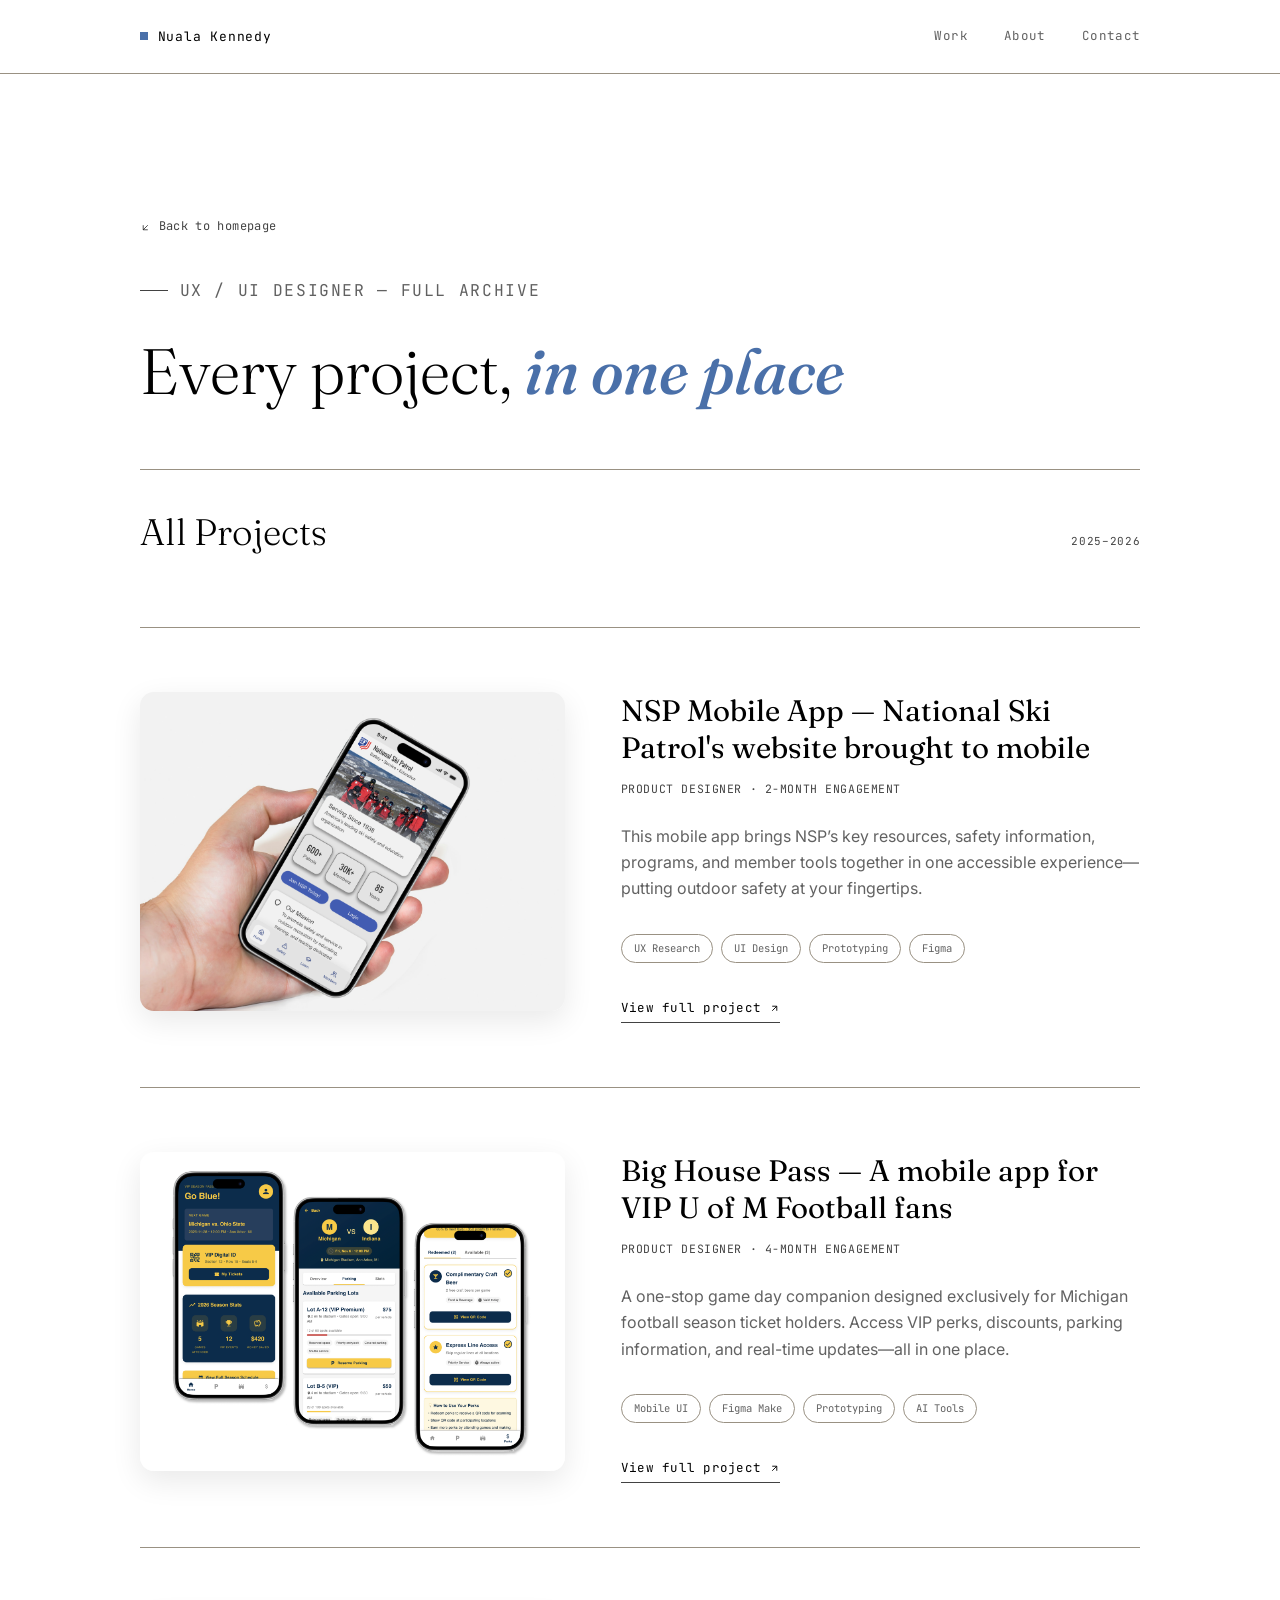
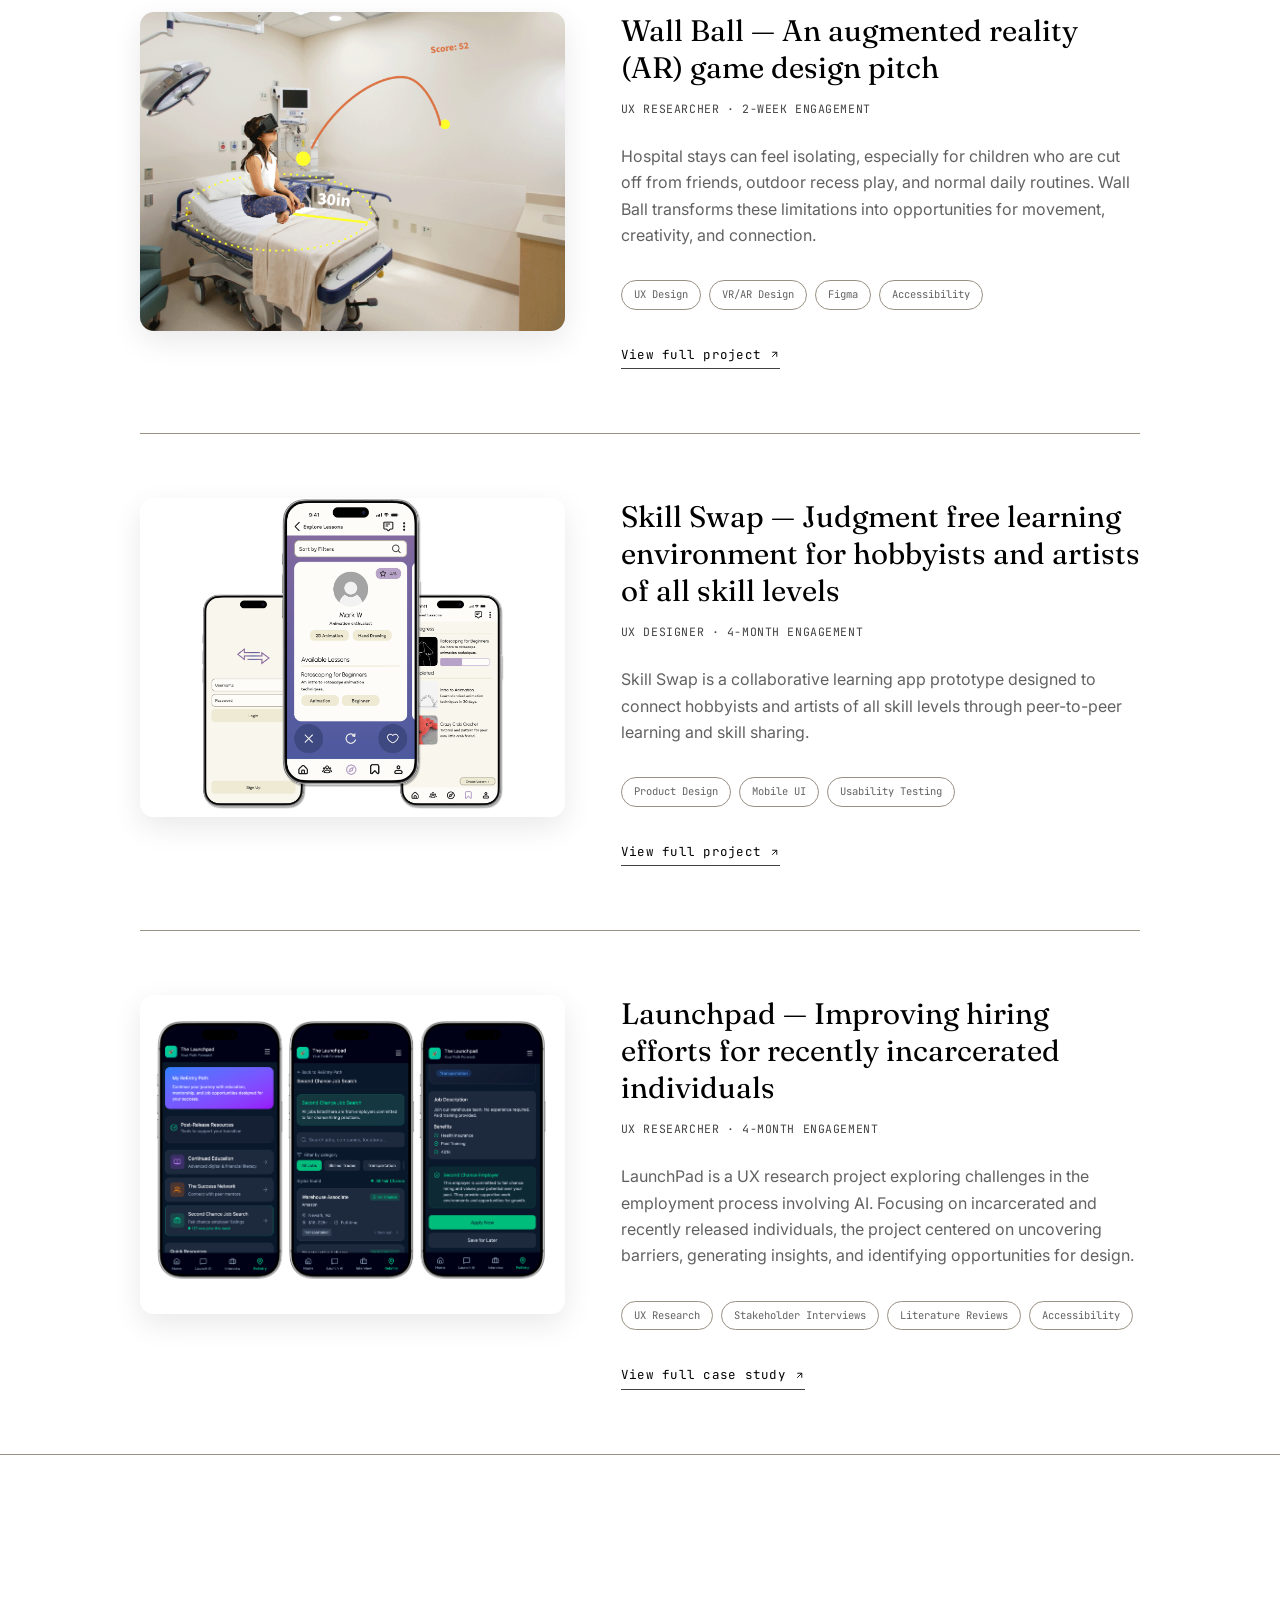
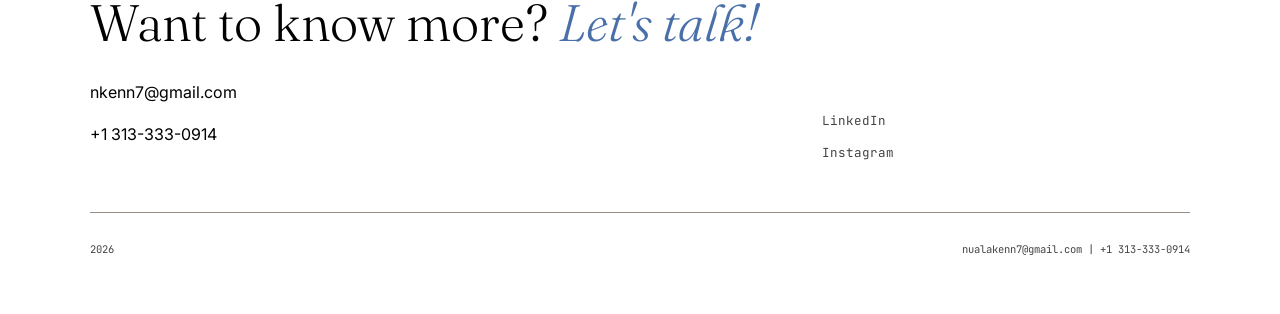
<file: work.html>
<!DOCTYPE html>
<html lang="en">
<head>
<meta charset="UTF-8">
<meta name="viewport" content="width=device-width, initial-scale=1.0">
<title>All Work — Nuala Kennedy</title>
<link rel="preconnect" href="https://fonts.googleapis.com">
<link rel="preconnect" href="https://fonts.gstatic.com" crossorigin>
<link href="https://fonts.googleapis.com/css2?family=Fraunces:ital,opsz,wght@0,9..144,300;0,9..144,500;0,9..144,600;1,9..144,500&family=Inter:wght@400;500;600&family=JetBrains+Mono:wght@400;500&display=swap" rel="stylesheet">
<link rel="stylesheet" href="styles.css">
</head>
<body>

<div class="grid-overlay" id="gridOverlay" aria-hidden="true">
  <span></span><span></span><span></span><span></span>
  <span></span><span></span><span></span><span></span>
  <span></span><span></span><span></span><span></span>
</div>

<header class="topbar">
  <div class="topbar-inner">
    <a href="index.html#top" class="wordmark"><span class="sq"></span>Nuala Kennedy</a>
    <nav class="primary-nav">
      <a href="index.html#work">Work</a>
      <a href="index.html#about">About</a>
      <a href="index.html#contact">Contact</a>
    </nav>
  </div>
</header>

<main id="top">
  <div class="wrap">

    <section class="page-head">
      <a class="back-link" href="index.html#work">
        <svg viewBox="0 0 24 24" fill="none" stroke="currentColor" stroke-width="2"><path d="M17 7L7 17M17 17H7V7"/></svg>
        Back to homepage
      </a>
      <p class="eyebrow"><span class="bar"></span>UX / UI DESIGNER — FULL ARCHIVE</p>
      <h1>Every project, <em>in one place</em></h1>
    </section>

    <section id="work">
      <div class="section-head">
        <h2>All Projects</h2>
        <span class="section-tag">2025–2026</span>
      </div>

      <!-- CASE 1 -->
      <article class="case">
        <div class="case-frame">
          <a href="nsp.html" aria-label="View full NSP project">
            <img src="images/NSP_hand.png" alt="NSP Mobile App — National Ski Patrol's website brought to mobile">
          </a>
        </div>
        <div class="case-body">
          <h3>NSP Mobile App — National Ski Patrol's website brought to mobile </h3>
          <span class="case-role">Product Designer · 2-month engagement</span>
          <p class="case-desc">This mobile app brings NSP’s key resources, safety information, programs, and member tools together in one accessible experience—putting outdoor safety at your fingertips.</p>
          <div class="tags"><span>UX Research</span><span>UI Design</span><span>Prototyping</span><span>Figma</span></div>
          <a class="case-link" href="nsp.html" aria-label="View full NSP project">View full project
            <svg viewBox="0 0 24 24" fill="none" stroke="currentColor" stroke-width="2"><path d="M7 17L17 7M7 7h10v10"/></svg>
          </a>
        </div>
      </article>

      <!-- CASE 2 -->
      <article class="case">
        <div class="case-frame">
          <a href="um.html" aria-label="View full Umich project">
            <img src="images/UM_Cover.png" alt="Big House Pass — A mobile app for VIP U of M Football fans">
          </a>
        </div>
        <div class="case-body">
          <h3>Big House Pass — A mobile app for VIP U of M Football fans</h3>
          <span class="case-role">Product Designer · 4-month engagement</span>
          <p class="case-desc">A one-stop game day companion designed exclusively for Michigan football season ticket holders. Access VIP perks, discounts, parking information, and real-time updates—all in one place.</p>
          <div class="tags"><span>Mobile UI</span><span>Figma Make</span><span>Prototyping</span><span>AI Tools</span></div>
          <a class="case-link" href="um.html" aria-label="View full Umich project">View full project
            <svg viewBox="0 0 24 24" fill="none" stroke="currentColor" stroke-width="2"><path d="M7 17L17 7M7 7h10v10"/></svg>
          </a>
        </div>
      </article>

      <!-- CASE 3 -->
      <article class="case">
        <div class="case-frame case-frame--zoom">
          <a href="wallball.html" aria-label="View full Wall Ball project">
            <img src="images/WB_Girl.png" alt="Wall Ball — An augmented reality (AR) game design pitch">
          </a>
        </div>
        <div class="case-body">
          <h3>Wall Ball — An augmented reality (AR) game design pitch</h3>
          <span class="case-role">UX Researcher · 2-week engagement</span>
          <p class="case-desc">Hospital stays can feel isolating, especially for children who are cut off from friends, outdoor recess play, and normal daily routines. Wall Ball transforms these limitations into opportunities for movement, creativity, and connection.</p>
          <div class="tags"><span>UX Design </span><span>VR/AR Design</span><span>Figma</span><span>Accessibility</span></div>
          <a class="case-link" href="wallball.html" aria-label="View full Wall Ball project">View full project
            <svg viewBox="0 0 24 24" fill="none" stroke="currentColor" stroke-width="2"><path d="M7 17L17 7M7 7h10v10"/></svg>
          </a>
        </div>
      </article>

      <!-- CASE 4 -->
      <article class="case">
        <div class="case-frame case-frame--zoom-sm">
          <a href="skillswap.html" aria-label="View full Skill Swap project">
            <img src="images/SW_hero2.png" alt="Skill Swap — Judgment free learning environment for hobbyists and artists">
          </a>
        </div>
        <div class="case-body">
          <h3>Skill Swap — Judgment free learning environment for hobbyists and artists of all skill levels</h3>
          <span class="case-role">UX Designer · 4-month engagement</span>
          <p class="case-desc">Skill Swap is a collaborative learning app prototype designed to connect hobbyists and artists of all skill levels through peer-to-peer learning and skill sharing.</p>
          <div class="tags"><span>Product Design</span><span>Mobile UI</span><span>Usability Testing</span></div>
          <a class="case-link" href="skillswap.html" aria-label="View full Skill Swap project">View full project
            <svg viewBox="0 0 24 24" fill="none" stroke="currentColor" stroke-width="2"><path d="M7 17L17 7M7 7h10v10"/></svg>
          </a>
        </div>
      </article>

      <!-- CASE 5 -->
      <article class="case">
        <div class="case-frame">
          <a href="launchpad.html" aria-label="View full Launchpad case study">
            <img src="images/LP_screen_jobs.png" alt="three hi-fi screens">
          </a>
        </div>
        <div class="case-body">
          <h3>Launchpad — Improving hiring efforts for recently incarcerated individuals</h3>
          <span class="case-role">UX Researcher · 4-month engagement</span>
          <p class="case-desc">LaunchPad is a UX research project exploring challenges in the employment process involving AI. Focusing on incarcerated and recently released individuals, the project centered on uncovering barriers, generating insights, and identifying opportunities for design.</p>
          <div class="tags"><span>UX Research </span><span>Stakeholder Interviews</span><span>Literature Reviews</span><span>Accessibility</span></div>
          <a class="case-link" href="launchpad.html" aria-label="View full Launchpad project">View full case study
            <svg viewBox="0 0 24 24" fill="none" stroke="currentColor" stroke-width="2"><path d="M7 17L17 7M7 7h10v10"/></svg>
          </a>
        </div>
      </article>


    </section>

  </div>

  <footer id="contact">
    <div class="wrap">
      <div class="contact-inner">
        <div>
          <h2>Want to know more? <em>Let's talk!</em></h2>
          <p> nkenn7@gmail.com</p>
          <p> +1 313-333-0914</p>
        </div>
        <div class="socials">
          <a href="https://www.linkedin.com/in/nualakenn721/">LinkedIn</a>
          <a href="https://www.instagram.com/nkenn_gallery/">Instagram</a>
        </div>
      </div>
      <div class="foot-meta">
        <span>2026</span>
        <span>nualakenn7@gmail.com | +1 313-333-0914</span>
      </div>
    </div>
  </footer>
</main>

</body>
</html>
</file>
<file: styles.css>
/* ============ TOKENS ============ */
  :root{
    --paper: #FFFFFF;
    --paper-raised: #FFFFFF;
    --ink: #000000;
    --ink-soft: rgba(0,0,0,0.62);    /* body copy — derived from black at reduced opacity, since the palette has no mid-grey */
    --ink-faint: rgba(0,0,0,0.74);   /* small mono labels/tags — deliberately more opaque than
                                ink-soft since small type needs more contrast to
                                read reliably */
    --line: #999183;    /* section dividers — ~3.1:1 against white, meets WCAG 1.4.11 non-text contrast */
    --line-strong: #000000;
    --accent: #4A70A9;   /* palette blue — highlighted type, links, button hover. ~5.4:1 on paper */
    --accent-ink: #FFFFFF;
    --signal: #8FABD4;   /* lighter palette blue — decorative highlight only, never used for text */
    --overlay-grey: rgba(0,0,0,0.9); /* dark overlay used on the work-page image hover */

    --font-display: 'Fraunces', serif;
    --font-body: 'Inter', system-ui, sans-serif;
    --font-mono: 'JetBrains Mono', monospace;

    --gutter: clamp(24px, 7vw, 96px);
    --col-gap: 24px;
    --unit: 8px;

    /* Container width: grows with the viewport instead of staying
       locked at a fixed 1180px on large monitors. */
    --wrap-max: 1180px;
  }

  /* Give the layout more room to breathe as screens get bigger. */
  @media (min-width: 1440px){
    :root{ --wrap-max: 1360px; }
  }
  @media (min-width: 1800px){
    :root{ --wrap-max: 1600px; }
  }
  @media (min-width: 2200px){
    :root{ --wrap-max: 1880px; }
  }

  *{ box-sizing: border-box; }
  html{ scroll-behavior: smooth; }
  @media (prefers-reduced-motion: reduce){
    html{ scroll-behavior: auto; }
    *{ animation-duration: 0.001ms !important; animation-iteration-count: 1 !important; transition-duration: 0.001ms !important; }
  }

  body{
    margin:0;
    background: var(--paper);
    color: var(--ink);
    font-family: var(--font-body);
    font-size: 16px;
    line-height: 1.65;
    -webkit-font-smoothing: antialiased;
  }

  a{ color: inherit; }
  img{ max-width:100%; display:block; }

  ::selection{ background: var(--signal); color: var(--ink); }

  :focus-visible{
    outline: 2px solid var(--accent);
    outline-offset: 3px;
  }

  .wrap{
    max-width: var(--wrap-max);
    margin: 0 auto;
    padding: 0 var(--gutter);
    position: relative;
  }

  /* ============ SIGNATURE: LIVE GRID OVERLAY ============ */
  .grid-overlay{
    position: fixed;
    inset: 0;
    z-index: 40;
    pointer-events: none;
    opacity: 0;
    transition: opacity .3s ease;
    display: grid;
    grid-template-columns: repeat(12, 1fr);
    gap: var(--col-gap);
    max-width: var(--wrap-max);
    margin: 0 auto;
    padding: 0 var(--gutter);
  }
  .grid-overlay.is-on{ opacity: 1; }
  .grid-overlay span{
    background: rgba(74,112,169,0.05);
    border-left: 1px solid rgba(74,112,169,0.25);
    border-right: 1px solid rgba(74,112,169,0.25);
    height: 100%;
  }
  @media (max-width: 720px){
    .grid-overlay{ grid-template-columns: repeat(4, 1fr); }
  }

  .grid-toggle{
    position: fixed;
    bottom: 28px;
    right: var(--gutter);
    z-index: 50;
    display: flex;
    align-items: center;
    gap: 9px;
    background: var(--paper-raised);
    color: var(--ink-soft);
    border: 1px solid var(--line);
    font-family: var(--font-mono);
    font-size: 11.5px;
    letter-spacing: 0.05em;
    padding: 10px 16px;
    border-radius: 999px;
    cursor: pointer;
    box-shadow: 0 6px 20px rgba(0,0,0,0.08);
    transition: color .15s ease, border-color .15s ease;
  }
  .grid-toggle:hover{ color: var(--ink); border-color: var(--ink-faint); }
  .grid-toggle .dot{
    width: 5px; height: 5px; border-radius: 50%;
    background: var(--accent);
  }

  /* ============ TOPBAR ============ */
  header.topbar{
    position: sticky;
    top: 0;
    z-index: 30;
    background: rgba(255,255,255,0.88);
    backdrop-filter: blur(10px);
    border-bottom: 1px solid var(--line);
  }
  .topbar-inner{
    display:flex;
    align-items:center;
    justify-content: space-between;
    padding: 24px var(--gutter);
    max-width: var(--wrap-max);
    margin: 0 auto;
  }
  .wordmark{
    font-family: var(--font-mono);
    font-size: 13px;
    letter-spacing: 0.06em;
    text-decoration: none;
    display:flex;
    align-items:center;
    gap:10px;
    color: var(--ink);
  }
  .wordmark .sq{
    width:8px; height:8px;
    background: var(--accent);
  }
  nav.primary-nav{ display:flex; gap: 36px; }
  nav.primary-nav a{
    font-family: var(--font-mono);
    font-size: 12.5px;
    letter-spacing: 0.03em;
    text-decoration:none;
    color: var(--ink-soft);
    position: relative;
    padding: 2px 0;
    transition: color .15s ease;
  }
  nav.primary-nav a:hover{ color: var(--ink); }
  nav.primary-nav a::after{
    content:"";
    position:absolute; left:0; right:0; bottom:-2px;
    height:1px; background: var(--accent);
    transform: scaleX(0); transform-origin: left;
    transition: transform .2s ease;
  }
  nav.primary-nav a:hover::after{ transform: scaleX(1); }
  @media (max-width: 640px){ nav.primary-nav{ display:none; } }

  /* ============ HERO ============ */
  .hero{
    padding-top: clamp(80px, 16vw, 168px);
    position: relative;
    overflow: hidden;
  }
  .eyebrow{
    font-family: var(--font-mono);
    font-size: 11.5px;
    letter-spacing: 0.1em;
    text-transform: uppercase;
    color: var(--ink-faint);
    display:flex;
    align-items:center;
    gap:12px;
    margin-bottom: 40px;
  }
  .eyebrow .bar{ width: 28px; height:1px; background: var(--ink-faint); }

  h1.display{
    font-family: var(--font-display);
    font-weight: 300;
    font-size: clamp(2.4rem, 6.4vw, 5rem);
    line-height: 1.05;
    letter-spacing: -0.01em;
    margin: 0 0 48px;
    max-width: 16ch;
    color: var(--ink);
  }
  h1.display em{
    font-style: italic;
    font-weight: 500;
    color: var(--accent);
  }

  .hero-row{
    display:grid;
    grid-template-columns: 1fr 1fr;
    gap: 64px;
    align-items: end;
  }
  @media (max-width: 800px){
    .hero-row{ grid-template-columns: 1fr; gap: 36px; }
  }
  .hero-note{
    font-size: 1.05rem;
    color: var(--ink-soft);
    max-width: 42ch;
    margin: 0;
  }
  .hero-meta{
    display:flex;
    flex-direction: column;
    gap: 14px;
    font-family: var(--font-mono);
    font-size: 12px;
    color: var(--ink-faint);
    border-left: 1px solid var(--line);
    padding-left: 24px;
  }
  .hero-meta strong{ color: var(--ink); font-weight: 500; letter-spacing: 0.01em; }

  /* ============ SECTION LABELS ============ */
  .section-head{
    display:flex;
    justify-content: space-between;
    align-items: baseline;
    gap: 20px;
    margin-bottom: 64px;
    padding-top: 8px;
    border-top: 1px solid var(--line);
  }
  .section-head h2{
    font-family: var(--font-display);
    font-weight: 300;
    font-size: clamp(1.7rem, 3vw, 2.3rem);
    margin: 24px 0 0;
    color: var(--ink);
  }
  .section-tag{
    font-family: var(--font-mono);
    font-size: 11px;
    color: var(--ink-faint);
    letter-spacing: 0.06em;
    text-transform: uppercase;
    margin-top: 28px;
    white-space: nowrap;
  }

  section{ padding: clamp(72px, 11vw, 128px) 0 0; }

  /* ============ CASE STUDIES ============ */
  .case{
    display:grid;
    grid-template-columns: 0.9fr 1.1fr;
    gap: 56px;
    padding: 64px 0;
    border-top: 1px solid var(--line);
    align-items: start;
  }
  .case:last-child{ border-bottom: none; }
  @media (max-width: 860px){
    .case{ grid-template-columns: 1fr; gap: 28px; }
  }

  .case-frame{
    aspect-ratio: 4/3;
    border: none;
    border-radius: 14px;
    background: var(--paper-raised);
    box-shadow: 0 10px 30px rgba(0,0,0,0.09);
    position: relative;
    overflow: hidden;
  }
  .case-frame svg{ width:100%; height:100%; display:block; }
  .case-frame a{ display:block; width:100%; height:100%; }
  .case-frame img{ width:100%; height:100%; object-fit: cover; display:block; cursor: zoom-in; }
  /* Modifier: crop in tighter than the default cover fit, for photos
     with too much surrounding space at the default zoom level. */
  .case-frame--zoom img{ transform: scale(1.25); transform-origin: center; }
  /* Lighter modifier for images where the default zoom crops too
     tightly and cuts off important content (e.g. UI screens). */
  .case-frame--zoom-sm img{ transform: scale(1.08); transform-origin: center; }

  /* ===== Lightbox: click an image to enlarge it, click again (or move
     the cursor over it) to zoom in and read details up close. ===== */
  .lightbox{
    position: fixed;
    inset: 0;
    z-index: 999;
    display: none;
    align-items: center;
    justify-content: center;
    padding: 48px;
    background: rgba(12,12,16,0.92);
  }
  .lightbox.active{ display: flex; }
  body.lightbox-open{ overflow: hidden; }
  .lightbox img{
    display: block;
    max-width: 90vw;
    max-height: 85vh;
    border-radius: 6px;
    box-shadow: 0 30px 80px rgba(0,0,0,0.5);
    cursor: zoom-in;
    transform-origin: center center;
    transition: transform .2s ease;
  }
  .lightbox img.zoomed{
    cursor: zoom-out;
    transform: scale(2.2);
  }
  .lightbox-close{
    position: fixed;
    top: 24px;
    right: 28px;
    width: 44px;
    height: 44px;
    border-radius: 50%;
    border: 1px solid rgba(255,255,255,0.28);
    background: rgba(255,255,255,0.06);
    color: #fff;
    font-size: 22px;
    line-height: 1;
    display: flex;
    align-items: center;
    justify-content: center;
    cursor: pointer;
    z-index: 1000;
  }
  .lightbox-close:hover{ background: rgba(255,255,255,0.14); }
  .lightbox-hint{
    position: fixed;
    bottom: 26px;
    left: 50%;
    transform: translateX(-50%);
    font-family: var(--font-mono);
    font-size: 11px;
    letter-spacing: 0.05em;
    text-transform: uppercase;
    color: rgba(255,255,255,0.55);
    z-index: 1000;
  }

  .case-label{
    position:absolute;
    top: 12px; left: 12px;
    font-family: var(--font-mono);
    font-size: 10px;
    background: var(--paper-raised);
    color: var(--ink-soft);
    border: 1px solid var(--line);
    padding: 4px 8px;
    letter-spacing: 0.05em;
  }

  .case-body h3{
    font-family: var(--font-display);
    font-weight: 400;
    font-size: clamp(1.4rem, 2.4vw, 1.85rem);
    margin: 0 0 14px;
    line-height: 1.25;
    color: var(--ink);
  }
  .case-role{
    font-family: var(--font-mono);
    font-size: 11.5px;
    color: var(--ink-faint);
    text-transform: uppercase;
    letter-spacing: 0.05em;
    margin-bottom: 24px;
    display:block;
  }
  .case-desc{
    color: var(--ink-soft);
    max-width: 56ch;
    margin-bottom: 32px;
  }

  .case-stats{
    display:flex;
    flex-wrap: wrap;
    gap: 12px 36px;
    margin-bottom: 32px;
  }
  .case-stats div{ min-width: 90px; }
  .case-stats .num{
    font-family: var(--font-display);
    font-weight: 400;
    font-size: 1.6rem;
    color: var(--ink);
    line-height: 1;
    display:block;
    margin-bottom: 6px;
  }
  .case-stats .lbl{
    font-family: var(--font-mono);
    font-size: 10.5px;
    color: var(--ink-faint);
    text-transform: uppercase;
    letter-spacing: 0.03em;
  }

  .tags{ display:flex; flex-wrap: wrap; gap: 8px; margin-bottom: 30px; }
  .tags span{
    font-family: var(--font-mono);
    font-size: 10.5px;
    border: 1px solid var(--line);
    border-radius: 999px;
    padding: 5px 12px;
    color: var(--ink-soft);
  }

  .case-link{
    font-family: var(--font-mono);
    font-size: 12.5px;
    letter-spacing: 0.02em;
    text-decoration: none;
    display: inline-flex;
    align-items: center;
    gap: 8px;
    color: var(--ink);
    border-bottom: 1px solid var(--ink-faint);
    padding-bottom: 3px;
    transition: color .15s ease, border-color .15s ease;
  }
  .case-link:hover{ color: var(--accent); border-color: var(--accent); }
  .case-link svg{ width:11px; height:11px; transition: transform .15s ease; }
  .case-link:hover svg{ transform: translate(2px,-2px); }

  /* ============ MORE WORK CTA ============ */
  .more-work{
    display: flex;
    flex-direction: column;
    align-items: center;
    gap: 20px;
    padding-top: 72px;
    padding-bottom: 72px;
    margin-top: 8px;
    text-align: center;
  }
  /* Modifier: for more-work blocks nested inside a narrower column
     (e.g. under the Experience list) rather than spanning full width. */
  .more-work.compact{
    align-items: center;
    text-align: center;
    padding-top: 48px;
    padding-bottom: 64px;
    margin-top: 0;
  }
  .more-work p{
    font-family: var(--font-mono);
    font-size: 11.5px;
    letter-spacing: 0.05em;
    text-transform: uppercase;
    color: var(--ink-faint);
    margin: 0;
  }
  .btn-outline{
    font-family: var(--font-mono);
    font-size: 12.5px;
    letter-spacing: 0.03em;
    text-decoration: none;
    display: inline-flex;
    align-items: center;
    gap: 10px;
    color: var(--ink);
    border: 1px solid var(--line-strong);
    border-radius: 999px;
    padding: 15px 30px;
    background: transparent;
    transition: background .18s ease, color .18s ease, border-color .18s ease;
  }
  .btn-outline:hover{
    background: var(--accent);
    color: var(--accent-ink);
    border-color: var(--accent);
  }
  .btn-outline svg{ width:12px; height:12px; transition: transform .15s ease; }
  .btn-outline:hover svg{ transform: translate(2px,-2px); }

  /* ============ ABOUT / PROCESS ============ */
  .about-grid{
    display:grid;
    grid-template-columns: 1.1fr 0.9fr;
    gap: 72px;
  }
  @media (max-width: 860px){ .about-grid{ grid-template-columns: 1fr; } }
  .about-copy p{
    font-size: 1.05rem;
    color: var(--ink-soft);
    max-width: 60ch;
    margin: 0 0 26px;
  }
  .about-copy p strong{ color: var(--ink); font-weight: 500; }

  .experience-list{ list-style:none; margin:0; padding:0; }
  .experience-list li{
    display:grid;
    grid-template-columns: 118px 1fr;
    gap: 20px;
    padding: 24px 0;
    border-top: 1px solid var(--line);
  }
  .experience-list li:last-child{ border-bottom: 1px solid var(--line); }
  .experience-list .exp-date{
    font-family: var(--font-mono);
    font-size: 11px;
    letter-spacing: 0.02em;
    color: var(--ink-faint);
    padding-top: 2px;
  }
  .experience-list h4{
    margin: 0 0 6px;
    font-family: var(--font-body);
    font-weight: 600;
    font-size: 0.98rem;
    color: var(--ink);
  }
  .experience-list .exp-co{
    font-weight: 400;
    color: var(--ink-soft);
  }
  .experience-list p{
    margin:0;
    color: var(--ink-soft);
    font-size: 0.92rem;
  }
  @media (max-width: 560px){
    .experience-list li{ grid-template-columns: 1fr; gap: 8px; }
  }

  /* ============ TOOLKIT ============ */
  .toolkit{
    display: grid;
    grid-template-columns: 160px 1fr;
    gap: 24px;
    margin-top: 40px;
    padding-top: 28px;
    border-top: 1px solid var(--line);
  }
  @media (max-width: 640px){
    .toolkit{ grid-template-columns: 1fr; gap: 16px; }
  }
  .toolkit-label{
    font-family: var(--font-mono);
    font-size: 11px;
    letter-spacing: 0.06em;
    text-transform: uppercase;
    color: var(--ink-faint);
    padding-top: 8px;
  }
  .toolkit-list{
    list-style: none;
    margin: 0;
    padding: 0;
    display: flex;
    flex-wrap: wrap;
    gap: 10px;
  }
  .toolkit-list li{
    font-family: var(--font-mono);
    font-size: 12px;
    letter-spacing: 0.01em;
    color: var(--ink-soft);
    border: 1px solid var(--line);
    border-radius: 999px;
    padding: 8px 15px;
  }

  /* ============ CONTACT ============ */
  footer#contact{
    padding: clamp(80px, 12vw, 140px) 0 56px;
    border-top: 1px solid var(--line);
    background: var(--paper);
  }
  /* On desktop, let the footer's own wrap ignore the site-wide
     container cap so it runs the full width of the screen. */
  @media (min-width: 900px){
    footer#contact > .wrap{
      max-width: none;
    }
  }
  .contact-inner{
    display:grid;
    grid-template-columns: 1.3fr 0.7fr;
    gap: 48px;
    align-items: end;
    padding-bottom: 48px;
    border-bottom: 1px solid var(--line);
  }
  @media (max-width: 800px){ .contact-inner{ grid-template-columns: 1fr; } }
  /* Keep the content from stretching into unreadably long lines on
     ultra-wide screens even though the footer band itself is full-bleed. */
  @media (min-width: 1800px){
    .contact-inner,
    .foot-meta{
      max-width: 1880px;
      margin-left: auto;
      margin-right: auto;
    }
  }
  .contact-inner h2{
    font-family: var(--font-display);
    font-weight: 300;
    font-size: clamp(2rem, 5vw, 3.2rem);
    margin: 0 0 28px;
    line-height: 1.1;
    color: var(--ink);
  }
  .contact-inner h2 em{ font-style: italic; color: var(--accent); }

  .mail-link{
    font-family: var(--font-mono);
    font-size: 1rem;
    text-decoration: none;
    display:inline-flex;
    align-items:center;
    gap:10px;
    color: var(--ink);
    padding-bottom: 6px;
    border-bottom: 1px solid var(--ink-faint);
    transition: color .15s ease, border-color .15s ease;
  }
  .mail-link:hover{ color: var(--accent); border-color: var(--accent); }

  .socials{
    display:flex; flex-direction: column; gap: 12px;
    font-family: var(--font-mono);
    font-size: 12.5px;
  }
  .socials a{ text-decoration:none; color: var(--ink-faint); transition: color .15s ease; }
  .socials a:hover{ color: var(--ink); }

  .foot-meta{
    display:flex;
    justify-content: space-between;
    padding-top: 28px;
    font-family: var(--font-mono);
    font-size: 10.5px;
    color: var(--ink-faint);
    flex-wrap: wrap;
    gap: 10px;
  }

  /* ============ MORE-WORK INDEX PAGE ============ */
  .page-head{
    padding: clamp(72px, 14vw, 140px) 0 clamp(24px, 4vw, 40px);
  }
  /* The section right after a page-head already gets its own top
     padding from .page-head's bottom padding — cancel the generic
     section top padding here so the two don't stack into a big gap. */
  .page-head + section{ padding-top: 0; }
  .page-head .eyebrow{ margin-bottom: 32px; }
  .page-head h1{
    font-family: var(--font-display);
    font-weight: 300;
    font-size: clamp(2.2rem, 5.6vw, 4rem);
    margin: 0 0 24px;
    line-height: 1.08;
    max-width: none;
    color: var(--ink);
  }
  .page-head h1 em{ font-style: italic; font-weight: 500; color: var(--accent); }
  .page-head p{
    color: var(--ink-soft);
    max-width: 50ch;
    font-size: 1.02rem;
    margin: 0;
  }
  .back-link{
    font-family: var(--font-mono);
    font-size: 12px;
    letter-spacing: 0.03em;
    text-decoration: none;
    color: var(--ink-faint);
    display: inline-flex;
    align-items: center;
    gap: 8px;
    margin-bottom: 40px;
    transition: color .15s ease;
  }
  .back-link:hover{ color: var(--ink); }
  .back-link svg{ width:11px; height:11px; }

  /* ============ ARCHIVE LIST ============ */
  .archive-list{ list-style:none; margin:0; padding: 24px 0 0; }
  .archive-row{
    display:grid;
    grid-template-columns: 56px 1fr auto auto;
    align-items: center;
    gap: 28px;
    padding: 32px 0;
    border-top: 1px solid var(--line);
    text-decoration: none;
    color: var(--ink);
    transition: opacity .18s ease;
  }
  .archive-list li:last-child .archive-row{ border-bottom: 1px solid var(--line); }
  .archive-row:hover{ opacity: 0.6; }
  .archive-row:hover .archive-title{ color: var(--accent); }
  .archive-idx{
    font-family: var(--font-mono);
    font-size: 11px;
    color: var(--ink-faint);
  }
  .archive-main{ min-width: 0; }
  .archive-title{
    font-family: var(--font-display);
    font-weight: 400;
    font-size: clamp(1.15rem, 2.2vw, 1.45rem);
    margin: 0 0 8px;
    transition: color .15s ease;
  }
  .archive-tags{
    font-family: var(--font-mono);
    font-size: 11px;
    letter-spacing: 0.03em;
    color: var(--ink-faint);
    text-transform: uppercase;
  }
  .archive-year{
    font-family: var(--font-mono);
    font-size: 12px;
    color: var(--ink-faint);
    white-space: nowrap;
  }
  .archive-arrow{ width:14px; height:14px; color: var(--ink-faint); transition: transform .15s ease, color .15s ease; flex-shrink:0; }
  .archive-row:hover .archive-arrow{ transform: translate(3px,-3px); color: var(--accent); }
  @media (max-width: 700px){
    .archive-row{ grid-template-columns: 32px 1fr; row-gap: 10px; }
    .archive-year{ grid-column: 2; order: 3; }
    .archive-arrow{ display:none; }
  }


  /* ============ PROJECT TEMPLATE ============ */
  .project-header{
    padding: clamp(72px, 14vw, 140px) 0 0;
  }
  .project-title{
    font-family: var(--font-display);
    font-weight: 300;
    font-size: clamp(2.2rem, 5.6vw, 4rem);
    line-height: 1.08;
    margin: 0 0 36px;
    max-width: 20ch;
    color: var(--ink);
  }
  .project-title em{ font-style: italic; font-weight: 500; color: var(--accent); }

  .project-meta{
    display: flex;
    flex-wrap: wrap;
    gap: 28px 56px;
    padding: 28px 0 36px;
    margin-bottom: 36px;
    border-top: 1px solid var(--line);
    border-bottom: 1px solid var(--line);
  }
  .project-meta div{ display:flex; flex-direction:column; gap:8px; }
  .project-meta .meta-label{
    font-family: var(--font-mono);
    font-size: 11px;
    letter-spacing: 0.06em;
    text-transform: uppercase;
    color: var(--ink-faint);
  }
  .project-meta .meta-value{
    font-family: var(--font-body);
    font-size: 0.95rem;
    font-weight: 500;
    color: var(--ink);
  }

  /* ============ PROJECT PREVIEW ============ */
  .project-summary{ padding-top: 0; }
  .project-summary p{
    font-size: 1.15rem;
    color: var(--ink-soft);
    max-width: none;
    margin: 0 0 32px;
  }
  .project-hero{
    border: none;
    border-radius: 14px;
    background: var(--paper-raised);
    box-shadow: 0 10px 30px rgba(0,0,0,0.09);
    overflow: hidden;
    margin-bottom: 14px;
  }
  .project-hero img{ width: 100%; height: auto; display: block; }
  .project-hero-caption{
    font-family: var(--font-mono);
    font-size: 11px;
    letter-spacing: 0.03em;
    color: var(--ink-faint);
  }
  /* A single supporting image centered within a section, narrower than
     full width — used to break up text without spanning the whole page. */
  .section-image{
    max-width: 640px;
    margin: 40px auto 0;
    border-radius: 14px;
    overflow: hidden;
    box-shadow: 0 10px 30px rgba(0,0,0,0.09);
  }
  .section-image img{ width: 100%; height: auto; display: block; }
  .section-image-caption{
    display: block;
    max-width: 640px;
    margin: 12px auto 0;
    text-align: center;
    font-family: var(--font-mono);
    font-size: 11px;
    letter-spacing: 0.03em;
    color: var(--ink-faint);
  }
  .btn-center{
    display: flex;
    justify-content: center;
    margin-top: 32px;
  }
  /* Utility: extra breathing room below a centered button — for cases
     where a divider or a new content block follows immediately after. */
  .btn-center.spacer-bottom{ margin-bottom: 40px; }

  /* ============ PROJECT PROCESS ============ */

  .process-block{
    padding: 56px 0;
    border-top: 1px solid var(--line);
  }
  .process-block:first-child{ border-top: none; padding-top: 0; }
  .process-block .block-index{
    font-family: var(--font-mono);
    font-size: 11px;
    letter-spacing: 0.05em;
    color: var(--ink-faint);
    display: block;
    margin-bottom: 16px;
  }
  .process-block h3{
    font-family: var(--font-display);
    font-weight: 400;
    font-size: clamp(1.3rem, 2.2vw, 1.7rem);
    margin: 0 0 20px;
    color: var(--ink);
  }
  .process-block p{
    color: var(--ink-soft);
    max-width: 68ch;
    margin: 0 0 20px;
  }
  .process-block p:last-of-type{ margin-bottom: 0; }
  .process-block.wide-text p{ max-width: none; }

  .process-block .tags{ margin-top: 20px; }
  .pain-point-list{
    list-style: none;
    margin: 28px 0 0;
    padding: 0;
    display: grid;
    grid-template-columns: repeat(2, 1fr);
    gap: 28px 40px;
  }
  @media (max-width: 700px){ .pain-point-list{ grid-template-columns: 1fr; } }
  .pain-point-list li{ padding-top: 20px; border-top: 1px solid var(--line); }
  .pain-point-list h4{
    font-family: var(--font-body);
    font-weight: 600;
    font-size: 0.98rem;
    margin: 0 0 8px;
    color: var(--ink);
  }
  .pain-point-list p{
    margin: 0;
    color: var(--ink-soft);
    font-size: 0.92rem;
    max-width: none;
  }

  /* Sub-bullets inside a pain-point-list card — used to break up a run
     of short lines instead of packing them into one paragraph. */
  .pain-point-list li ul.sub-list{
    list-style: disc;
    margin: 0;
    padding-left: 1.1em;
    color: var(--ink-soft);
    font-size: 0.92rem;
  }
  .pain-point-list li ul.sub-list li{
    padding-top: 0;
    border-top: none;
    margin-bottom: 6px;
  }
  .pain-point-list li ul.sub-list li:last-child{ margin-bottom: 0; }

  /* Simple inline bullet list that matches body copy styling — used where
     bullets should read as a continuation of the paragraph (e.g. the
     Problem Statement) rather than a separate card component like
     .pain-point-list. */
  .flow-list{
    list-style: disc;
    margin: 0 0 20px;
    padding-left: 1.3em;
    color: var(--ink-soft);
    max-width: 68ch;
  }
  .process-block.wide-text .flow-list{ max-width: none; }
  .flow-list li{
    margin-bottom: 8px;
    padding: 0;
    border: none;
  }
  .flow-list li:last-child{ margin-bottom: 0; }

  /* Places two process-blocks side by side as columns instead of
     stacking them — used where two short, related stages (e.g.
     Literature Reviews / Thematic Analysis) read better as a pair.
     The divider and top padding live on the row itself so both columns
     start flush with each other, instead of each block carrying its
     own border-top (which the :first-child rule would strip from only
     the left-hand column). */
  .process-block-row{
    display: grid;
    grid-template-columns: 1fr 1fr;
    gap: 56px;
    padding: 56px 0;
    border-top: 1px solid var(--line);
    align-items: start;
  }
  @media (max-width: 700px){
    .process-block-row{ grid-template-columns: 1fr; }
  }
  .process-block-row .process-block{
    padding: 0;
    border-top: none;
  }

  /* Grey rounded callout for the recommendation line inside each Key
     Finding card — same text size as the finding above it, set apart
     with a soft background instead of a border. */
  .pain-point-list .finding-highlight{
    display: block;
    margin: 14px 0 0;
    padding: 12px 16px;
    background: rgba(0,0,0,0.05);
    border-radius: 10px;
    color: var(--ink-soft);
    font-size: 0.92rem;
  }

  .process-image{
    aspect-ratio: 16/9;
    border: none;
    border-radius: 14px;
    background: var(--paper-raised);
    box-shadow: 0 10px 30px rgba(0,0,0,0.09);
    overflow: hidden;
    margin: 28px 0;
  }
  .process-image img{ width:100%; height:100%; object-fit: cover; display:block; cursor: zoom-in; }

  /* "A Closer Look" layout — a 2-column grid where both paragraphs sit
     in the first row and both images sit in the second row, so the two
     images stay level with each other regardless of how long either
     paragraph runs. Images are bigger and uncropped. */
  .closer-look-grid{
    display: grid;
    grid-template-columns: 1fr 1fr;
    grid-auto-flow: row;
    gap: 20px 40px;
    margin-top: 20px;
    align-items: start;
  }
  @media (max-width: 700px){
    .closer-look-grid{ grid-template-columns: 1fr; }
  }
  .closer-look-grid > p{
    color: var(--ink-soft);
    max-width: none;
    margin: 0;
  }
  .closer-look-image-wrap{ margin: 0; }
  .closer-look-image{
    aspect-ratio: auto;
    background: transparent;
    box-shadow: none;
    overflow: visible;
    margin: 0;
  }
  .closer-look-image img{
    width: 100%;
    height: auto;
    object-fit: initial;
    border-radius: 14px;
    box-shadow: 0 10px 30px rgba(0,0,0,0.09);
  }
  .process-image-caption.caption-center{ text-align: center; }

  /* Smaller, side-by-side pair of images within a process block —
     keeps full-width copy above and both images visible together
     on desktop without scrolling. */
  .process-image-row{
    display: grid;
    grid-template-columns: repeat(2, 1fr);
    gap: 24px;
    margin: 28px 0 0;
  }
  .process-image-row .process-image{ margin: 0; }
  @media (max-width: 700px){
    .process-image-row{ grid-template-columns: 1fr; }
  }

  /* Modifier: show paired images at full, uncropped size with a visible
     caption underneath each one, instead of the cropped fixed-ratio frame. */
  .process-image-row.no-crop .process-image{
    aspect-ratio: auto;
    background: transparent;
    box-shadow: none;
    overflow: visible;
  }
  .process-image-row.no-crop .process-image img{
    width: 100%;
    height: auto;
    object-fit: initial;
    border-radius: 14px;
    box-shadow: 0 10px 30px rgba(0,0,0,0.09);
  }
  .process-image-caption{
    display: block;
    font-family: var(--font-mono);
    font-size: 11px;
    letter-spacing: 0.03em;
    color: var(--ink-faint);
    margin-top: 12px;
  }

  /* ============ PERSONAS ============ */
  .personas-grid{
    display: grid;
    grid-template-columns: repeat(2, 1fr);
    gap: 20px 40px;
    margin-top: 8px;
  }
  @media (max-width: 700px){
    .personas-grid{ grid-template-columns: 1fr; }
  }
  .persona-card h4{
    font-family: var(--font-display);
    font-weight: 400;
    font-size: clamp(1.2rem, 2vw, 1.4rem);
    margin: 0 0 20px;
    color: var(--ink);
  }
  .persona-details{
    list-style: none;
    margin: 0 0 24px;
    padding: 0;
    display: flex;
    flex-direction: column;
    gap: 0;
  }
  .persona-details div{
    display: flex;
    gap: 16px;
    padding: 14px 0;
    border-top: 1px solid var(--line);
  }
  .persona-details div:last-child{ border-bottom: 1px solid var(--line); }
  .persona-details dt{
    font-family: var(--font-mono);
    font-size: 11px;
    letter-spacing: 0.06em;
    text-transform: uppercase;
    color: var(--ink-faint);
    min-width: 130px;
    flex-shrink: 0;
    margin: 0;
  }
  .persona-details dd{
    margin: 0;
    color: var(--ink-soft);
    font-size: 0.95rem;
  }
  .persona-card .process-image{
    margin: 0;
    aspect-ratio: auto;
    background: transparent;
    box-shadow: none;
  }
  .persona-card .process-image img{
    width: 100%;
    height: auto;
    object-fit: initial;
  }

  .design-decision{
    display: grid;
    grid-template-columns: 1.2fr 1fr;
    gap: 40px;
    align-items: center;
  }
  .design-decision .decision-text-col{
    display: flex;
    flex-direction: column;
    gap: 24px;
  }
  .design-decision .decision-text h4{
    font-family: var(--font-body);
    font-weight: 600;
    font-size: 1.05rem;
    margin: 0 0 12px;
    color: var(--ink);
  }
  .design-decision p{ margin: 0; max-width: none; }
  .design-decision .process-image{
    margin: 0;
    aspect-ratio: auto;
    border: none;
    border-radius: 14px;
    background: transparent;
    box-shadow: none;
  }
  .design-decision .process-image img{
    width: 100%;
    height: auto;
    object-fit: initial;
    display: block;
  }
  @media (max-width: 700px){
    .design-decision{ grid-template-columns: 1fr; gap: 20px; }
  }
  .design-decision + .design-decision{
    margin-top: 48px;
    padding-top: 48px;
    border-top: 1px solid var(--line);
  }

  /* ============ GAME PITCH SECTIONS ============ */
  /* Each stage (Main Player, Multi-Player) gets full-width copy with a
     divider line above it, and its media sits below the text rather
     than beside it. */
  .game-section{
    margin-top: 48px;
    padding-top: 48px;
    border-top: 1px solid var(--line);
  }
  .game-section h4{
    font-family: var(--font-body);
    font-weight: 600;
    font-size: 1.05rem;
    margin: 0 0 20px;
    color: var(--ink);
  }
  .game-section p{
    color: var(--ink-soft);
    max-width: none;
    margin: 0 0 20px;
  }
  .game-section p:last-of-type{ margin-bottom: 0; }
  .game-section .process-image-row{ margin-top: 28px; }

  /* ============ VIDEO EMBED ============ */
  .video-embed{
    aspect-ratio: 16/9;
    border: none;
    border-radius: 14px;
    background: var(--paper-raised);
    box-shadow: 0 10px 30px rgba(0,0,0,0.09);
    overflow: hidden;
    margin: 28px 0 0;
  }
  /* When the embed holds a plain image (like an animated gif) instead of a
     video/iframe, drop the fixed 16:9 box and let the container size itself
     to the image's real dimensions, so nothing is cropped or letterboxed. */
  .video-embed:has(img){
    aspect-ratio: auto;
  }
  .video-embed img{
    width: 100%;
    height: auto;
    display: block;
  }
  .video-embed iframe,
  .video-embed video{
    width: 100%;
    height: 100%;
    border: none;
    display: block;
  }

  /* ============ FIGMA PROTOTYPE EMBED ============ */
  /* Framed like a device: portrait aspect-ratio, centered, capped width
     so it reads as a phone rather than a stray iframe on the page. */
  .figma-embed{
    width: 100%;
    max-width: 420px;
    aspect-ratio: 9 / 17.5;
    margin: 0 auto;
    border: none;
    border-radius: 14px;
    background: var(--paper-raised);
    box-shadow: 0 10px 30px rgba(0,0,0,0.09);
    overflow: hidden;
  }
  .figma-embed iframe{
    width: 100%;
    height: 100%;
    border: none;
    display: block;
  }
  .figma-embed-caption{
    display: block;
    text-align: center;
    margin: 14px 0 0;
  }
  @media (max-width: 500px){
    .figma-embed{ max-width: 320px; }
  }

  /* Fallback for prototypes that can't be embedded live (Figma blocks
     iframe embedding of Figma Make files) — a clickable preview card
     that opens the real prototype in a new tab instead of showing a
     blank/broken iframe. */
  .figma-embed-fallback{
    position: relative;
    display: block;
    width: 100%;
    height: 100%;
  }
  .figma-embed-fallback img{
    width: 100%;
    height: 100%;
    object-fit: cover;
    display: block;
  }
  .figma-embed-fallback .figma-embed-play{
    position: absolute;
    inset: 0;
    display: flex;
    flex-direction: column;
    align-items: center;
    justify-content: center;
    gap: 12px;
    text-align: center;
    padding: 24px;
    background: linear-gradient(to top, rgba(0,0,0,0.6), rgba(0,0,0,0.1) 45%, rgba(0,0,0,0.35));
    color: #FFFFFF;
    transition: background .2s ease;
  }
  .figma-embed-fallback:hover .figma-embed-play{
    background: linear-gradient(to top, rgba(0,0,0,0.72), rgba(0,0,0,0.2) 45%, rgba(0,0,0,0.45));
  }
  .figma-embed-play svg{
    width: 38px;
    height: 38px;
  }
  .figma-embed-play span{
    font-family: var(--font-mono);
    font-size: 11px;
    letter-spacing: 0.05em;
    text-transform: uppercase;
  }

  /* ============ FINAL PRODUCT ============ */
  .final-product-text{
    color: var(--ink-soft);
    font-size: 1.05rem;
    max-width: 68ch;
    margin: 0 0 36px;
  }
  .final-product-gallery{
    display: flex;
    gap: 20px;
    overflow-x: auto;
    scroll-snap-type: x mandatory;
    scroll-behavior: smooth;
    -webkit-overflow-scrolling: touch;
    padding-bottom: 16px;
    margin-bottom: 20px;
  }
  .final-product-gallery .process-image{
    flex: 0 0 clamp(260px, 34vw, 420px);
    aspect-ratio: 4/3;
    margin-top: 0;
    scroll-snap-align: start;
  }
  .final-product-gallery::-webkit-scrollbar{ height: 6px; }
  .final-product-gallery::-webkit-scrollbar-thumb{ background: var(--line); }
  .final-product-gallery::-webkit-scrollbar-track{ background: transparent; }

  /* ============ LEARNING OUTCOMES ============ */
  /* Row layout: intro paragraph on the left, a call-to-action button
     aligned to its right, instead of the button stacking underneath. */
  .outcomes-lead{
    display: flex;
    align-items: center;
    justify-content: space-between;
    gap: 32px;
    margin-bottom: 8px;
  }
  .outcomes-lead .final-product-text{ margin-bottom: 0; }
  .outcomes-lead .btn-outline{ flex-shrink: 0; }
  @media (max-width: 700px){
    .outcomes-lead{ flex-direction: column; align-items: flex-start; gap: 20px; }
  }

  .outcomes-grid{
    display: grid;
    grid-template-columns: repeat(3, 1fr);
    gap: 20px 40px;
    margin-top: 8px;
    margin-bottom: 48px;
  }
  @media (max-width: 860px){ .outcomes-grid{ grid-template-columns: repeat(2, 1fr); } }
  @media (max-width: 560px){ .outcomes-grid{ grid-template-columns: 1fr; } }
  /* Modifier for outcome sections with only two cards — stretches them
     across the full row instead of leaving a leftover empty column. */
  .outcomes-grid.cols-2{ grid-template-columns: repeat(2, 1fr); }
  @media (max-width: 560px){ .outcomes-grid.cols-2{ grid-template-columns: 1fr; } }
  .outcomes-grid div{ padding-top: 24px; border-top: 1px solid var(--line); }
  .outcomes-grid h4{
    font-family: var(--font-display);
    font-weight: 400;
    font-size: 1.15rem;
    margin: 0 0 10px;
    color: var(--ink);
  }
  .outcomes-grid p{
    margin: 0;
    color: var(--ink-soft);
    font-size: 0.92rem;
  }
</file>
